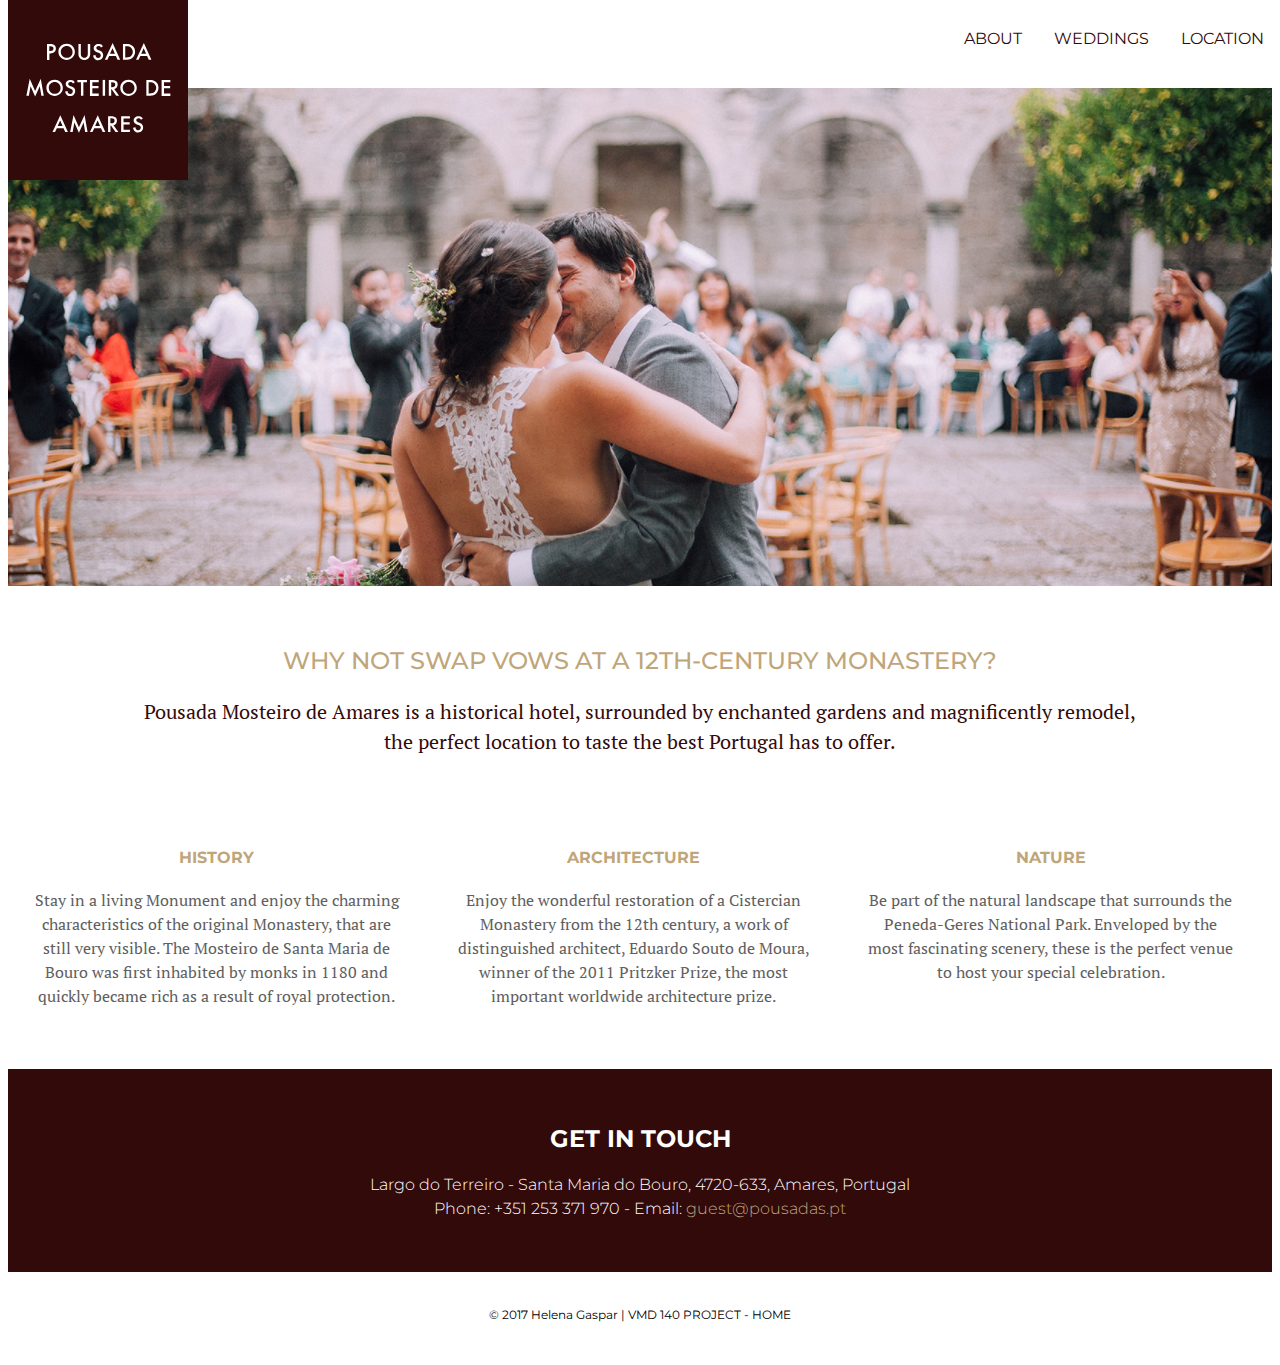
<file: Home/index.html>
<!DOCTYPE html>
<html lang="en">
<html>
<head>
  <meta charset="UTF-8">    
  <title>Pousada Mosteiro de Amares</title>
  <link href="https://fonts.googleapis.com/css?family=Montserrat:200,300,400,500,600|PT+Serif:400,700" rel="stylesheet">    
  
  <link rel="stylesheet" type="text/css" href="style.css">
    
</head>
<body>
     <a href="index.html"><section class="logo"></section></a>
    <nav>
        <ul>
        <li><a href="location.html">Location</a></li>
        <li><a href="weddings.html">Weddings</a></li>
        <li><a href="about.html">About</a></li>
        </ul>    
    </nav>
    
    
    <section><img class="headerimage" src="images/header.jpg"></section>
    
    
    <section class="taglinetext">
        <h3>Why not swap vows at a 12th-century monastery?</h3>
        <p>Pousada Mosteiro de Amares is a historical hotel, surrounded by enchanted gardens and magnificently remodel,<br>the perfect location to taste the best Portugal has to offer.</p>
    </section>
    
    <section class="section_tres">
        
        <div class="float">
        <h4>History</h4>
        <p>Stay in a living Monument and enjoy the charming characteristics of the original  Monastery, that are still very visible. The Mosteiro de Santa Maria de Bouro was first inhabited by monks in 1180 and quickly became rich as a result of royal protection. </p>
        </div>
        
        <div class="float">
        <h4>Architecture</h4>
        <p>Enjoy the wonderful restoration of a Cistercian Monastery from the 12th century, a work of distinguished architect, Eduardo Souto de Moura, winner of the 2011 Pritzker Prize, the most important worldwide architecture prize. </p>
        </div>
        
        <div class="float">
        <h4>Nature</h4>
        <p>Be part of the natural landscape that surrounds the Peneda-Geres National Park. Enveloped by the most fascinating scenery, these is the perfect venue to host your special celebration.</p>
        </div>
        
    </section>

    
    <section class="touch">
        <h2>GET IN TOUCH</h2>
        <p>Largo do Terreiro - Santa Maria do Bouro, 4720-633, Amares, Portugal<br>Phone: +351 253 371 970  - Email: <a href="mailto:guest@pousadas.pt?Subject=I'm getting married and would like more information" target="_blank">guest@pousadas.pt</a></p>
    </section>
    
    <footer>© 2017 Helena Gaspar | VMD 140 PROJECT - HOME </footer>
    
</body>
</html>
</file>
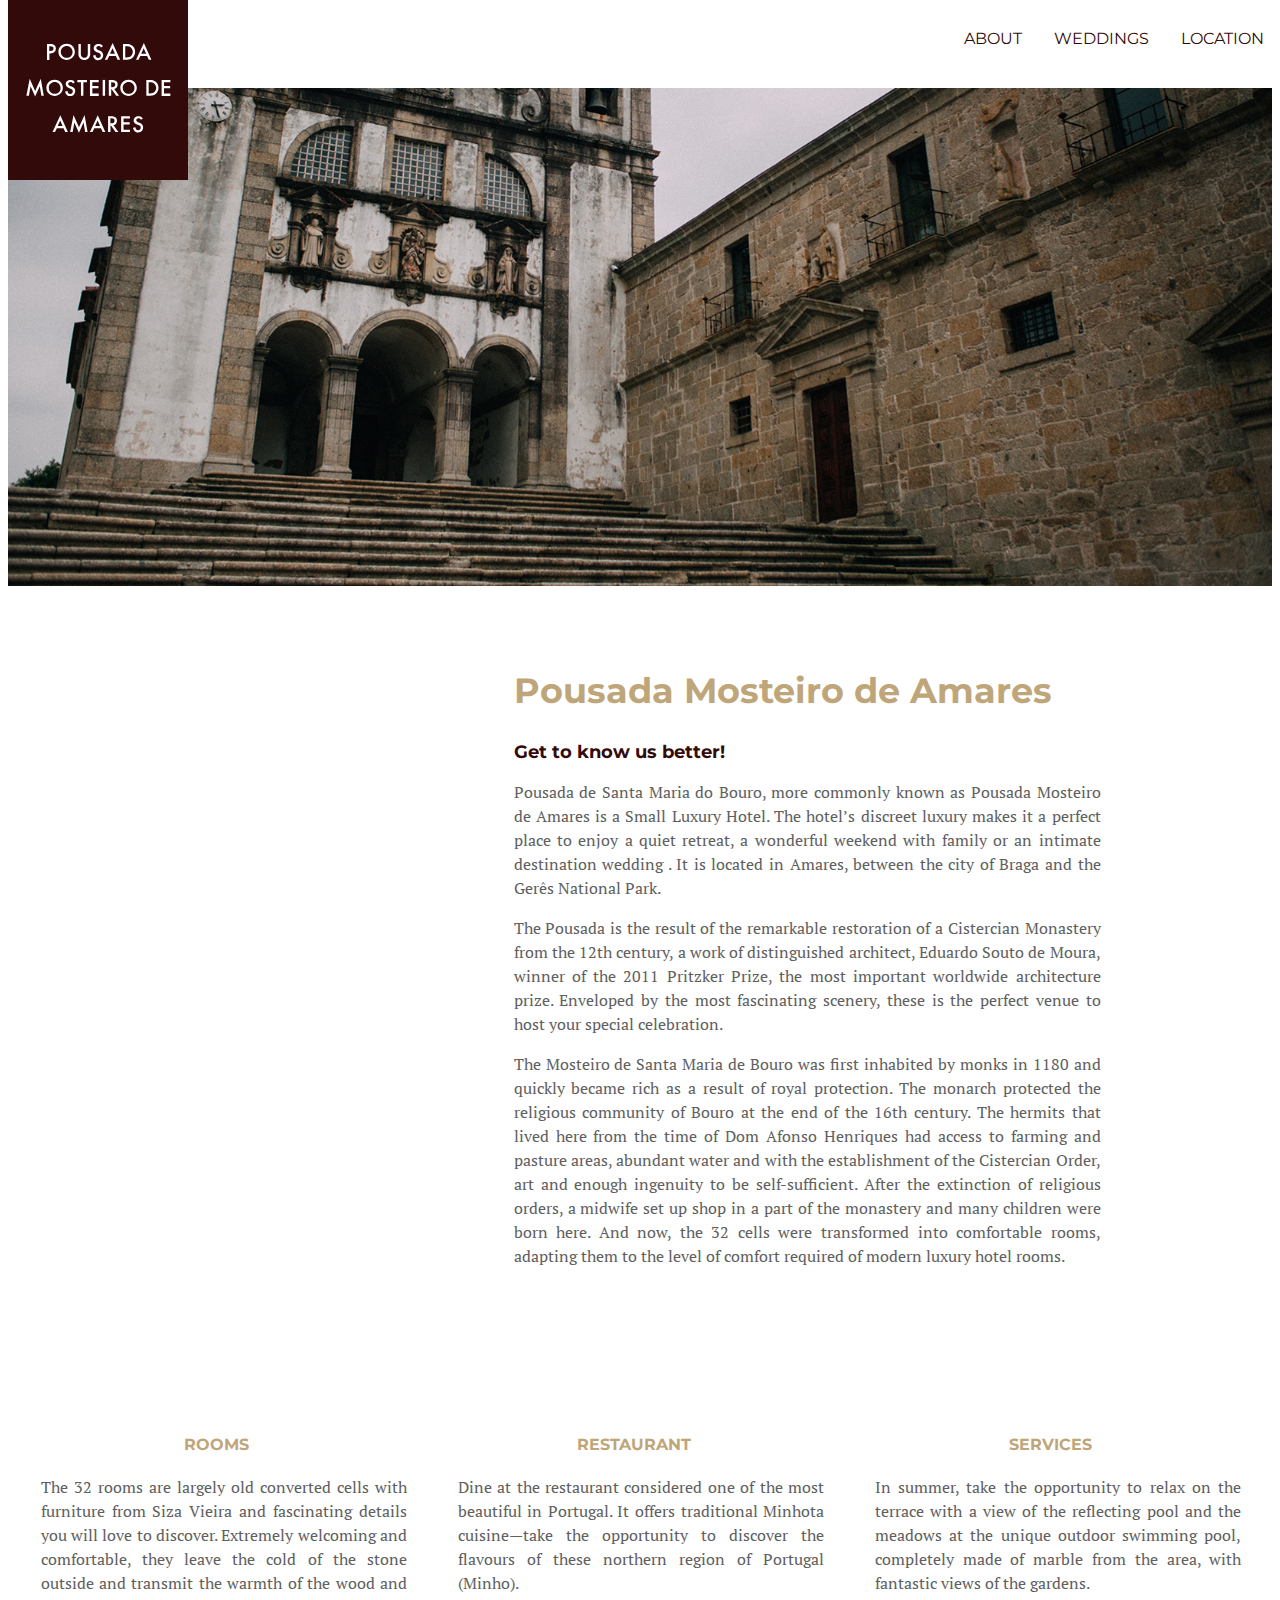
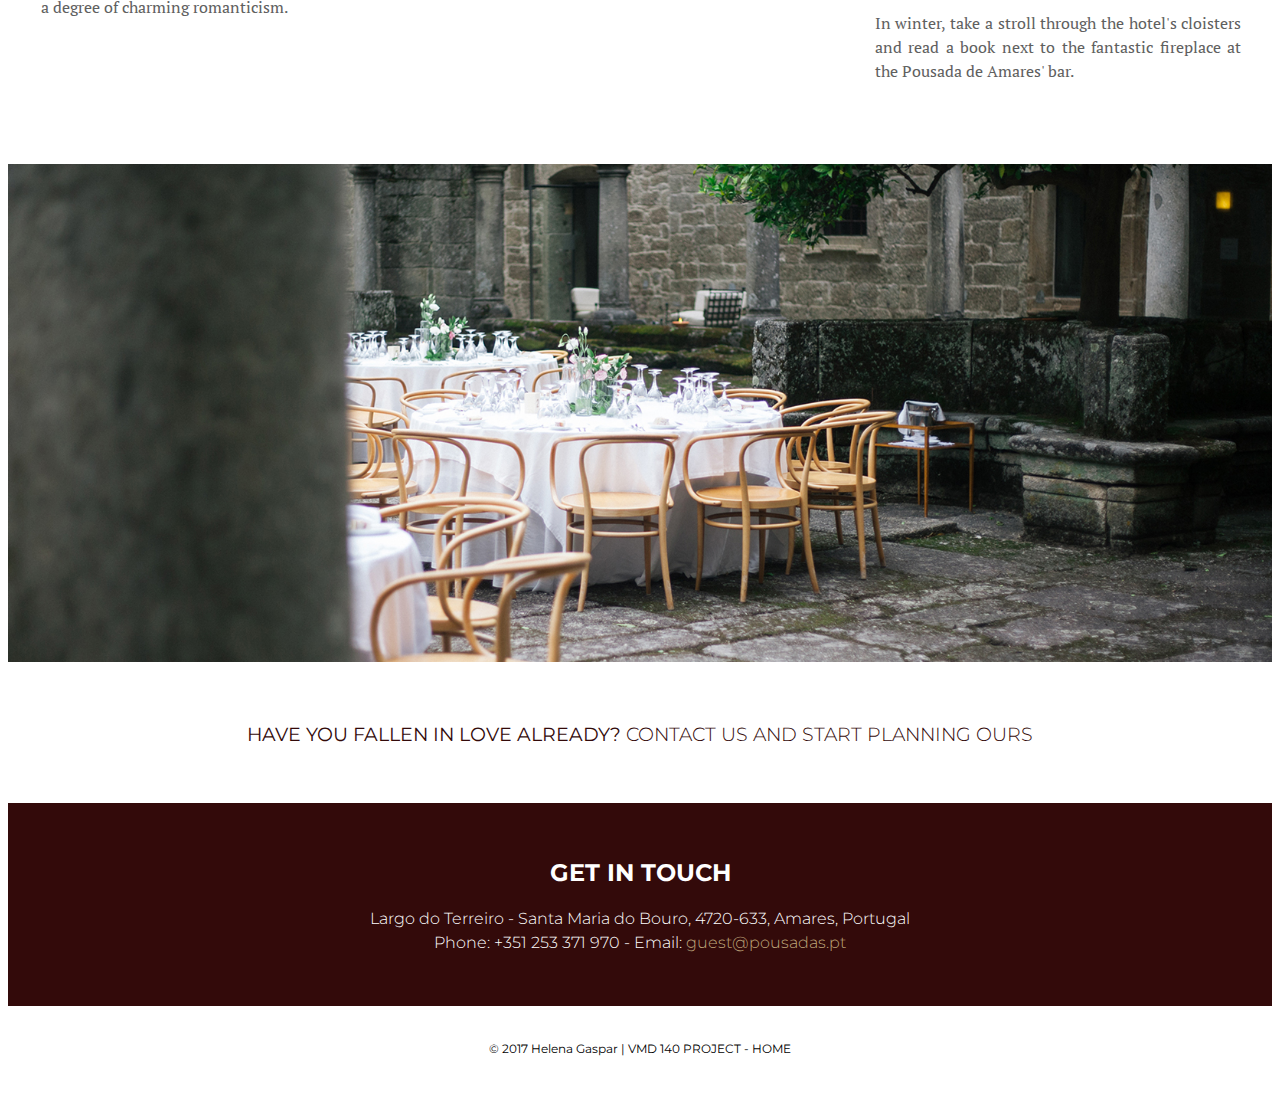
<file: Home/about.html>
<!DOCTYPE html>
<html lang="en">
<html>
<head>
  <meta charset="UTF-8">    
  <title>Pousada Mosteiro de Amares</title>
  <link href="https://fonts.googleapis.com/css?family=Montserrat:200,300,400,500,600|PT+Serif:400,700" rel="stylesheet">    
  
  <link rel="stylesheet" type="text/css" href="style.css">
    
</head>
<body>
     <a href="index.html"><section class="logo"></section></a>
    <nav>
        <ul>
        <li><a href="location.html">Location</a></li>
        <li><a href="weddings.html">Weddings</a></li>
        <li><a href="about.html">About</a></li>
        </ul>    
    </nav>
    
    
    <section><img class="headerimage" src="images/about.jpg"></section>
    
    
    <section class="about">
        <h2>Pousada Mosteiro de Amares</h2>
        <h3>Get to know us better!</h3>
        <p>Pousada de Santa Maria do Bouro, more commonly known as Pousada Mosteiro de Amares is a Small Luxury Hotel. The hotel’s discreet luxury makes it a perfect place to enjoy a quiet retreat, a wonderful weekend with family or an intimate destination wedding . It is located in Amares, between the city of Braga and the Gerês National Park.</p> 
        
        <p>The Pousada is the result of the remarkable  restoration of a Cistercian Monastery from the 12th century, a work of distinguished architect, Eduardo Souto de Moura, winner of the 2011 Pritzker Prize, the most important worldwide architecture prize. Enveloped by the most fascinating scenery, these is the perfect venue to host your special celebration.</p>
        
        <p>The Mosteiro de Santa Maria de Bouro was first inhabited by monks in 1180 and quickly became rich as a result of royal protection. The monarch protected the religious community of Bouro at the end of the 16th century.  The hermits that lived here from the time of Dom Afonso Henriques had access to farming and pasture areas, abundant water and with the establishment of the Cistercian Order, art and enough ingenuity to be self-sufficient. After the extinction of religious orders, a midwife set up shop in a part of the monastery and many children were born here. And now,  the 32 cells were transformed into comfortable rooms, adapting them to the level of comfort required of modern luxury hotel rooms. </p>
    </section>
    
    
    
    <section class="sections">
        
        <div class="float_sec">
        <h4>ROOMS</h4>
        <p>The 32 rooms are largely old converted cells with furniture from Siza Vieira and fascinating details you will love to discover. Extremely welcoming and comfortable, they leave the cold of the stone outside and transmit the warmth of the wood and a degree of charming romanticism.</p>
        </div>
        
        <div class="float_sec">
        <h4>RESTAURANT</h4>
        <p>Dine at the restaurant considered one of the most beautiful in Portugal. It offers traditional Minhota cuisine—take the opportunity to discover the flavours of these northern region of Portugal (Minho).</p>
        </div>
        
        <div class="float_sec">
        <h4>SERVICES</h4>
        <p>In summer, take the opportunity to relax on the terrace with a view of the reflecting pool and the meadows at the unique outdoor swimming pool, completely made of marble from the area, with fantastic views of the gardens.

            </p><p>In winter, take a stroll through the hotel's cloisters and read a book next to the fantastic fireplace at the Pousada de Amares' bar.</p>
        </div>
        
    </section>

    <section><img class="wedimage" src="images/about1.jpg"></section>
    <section class="inlove">
        <p><strong>HAVE YOU FALLEN IN LOVE ALREADY?</strong> CONTACT US AND START PLANNING OURS</p>
    </section>
    
    <section class="touch">
        <h2>GET IN TOUCH</h2>
        <p>Largo do Terreiro - Santa Maria do Bouro, 4720-633, Amares, Portugal<br>Phone: +351 253 371 970  - Email: <a href="mailto:guest@pousadas.pt?Subject=I'm getting married and would like more information" target="_blank">guest@pousadas.pt</a></p>
    </section>
    
    <footer>© 2017 Helena Gaspar | VMD 140 PROJECT - HOME </footer>
    
</body>
</html>
</file>
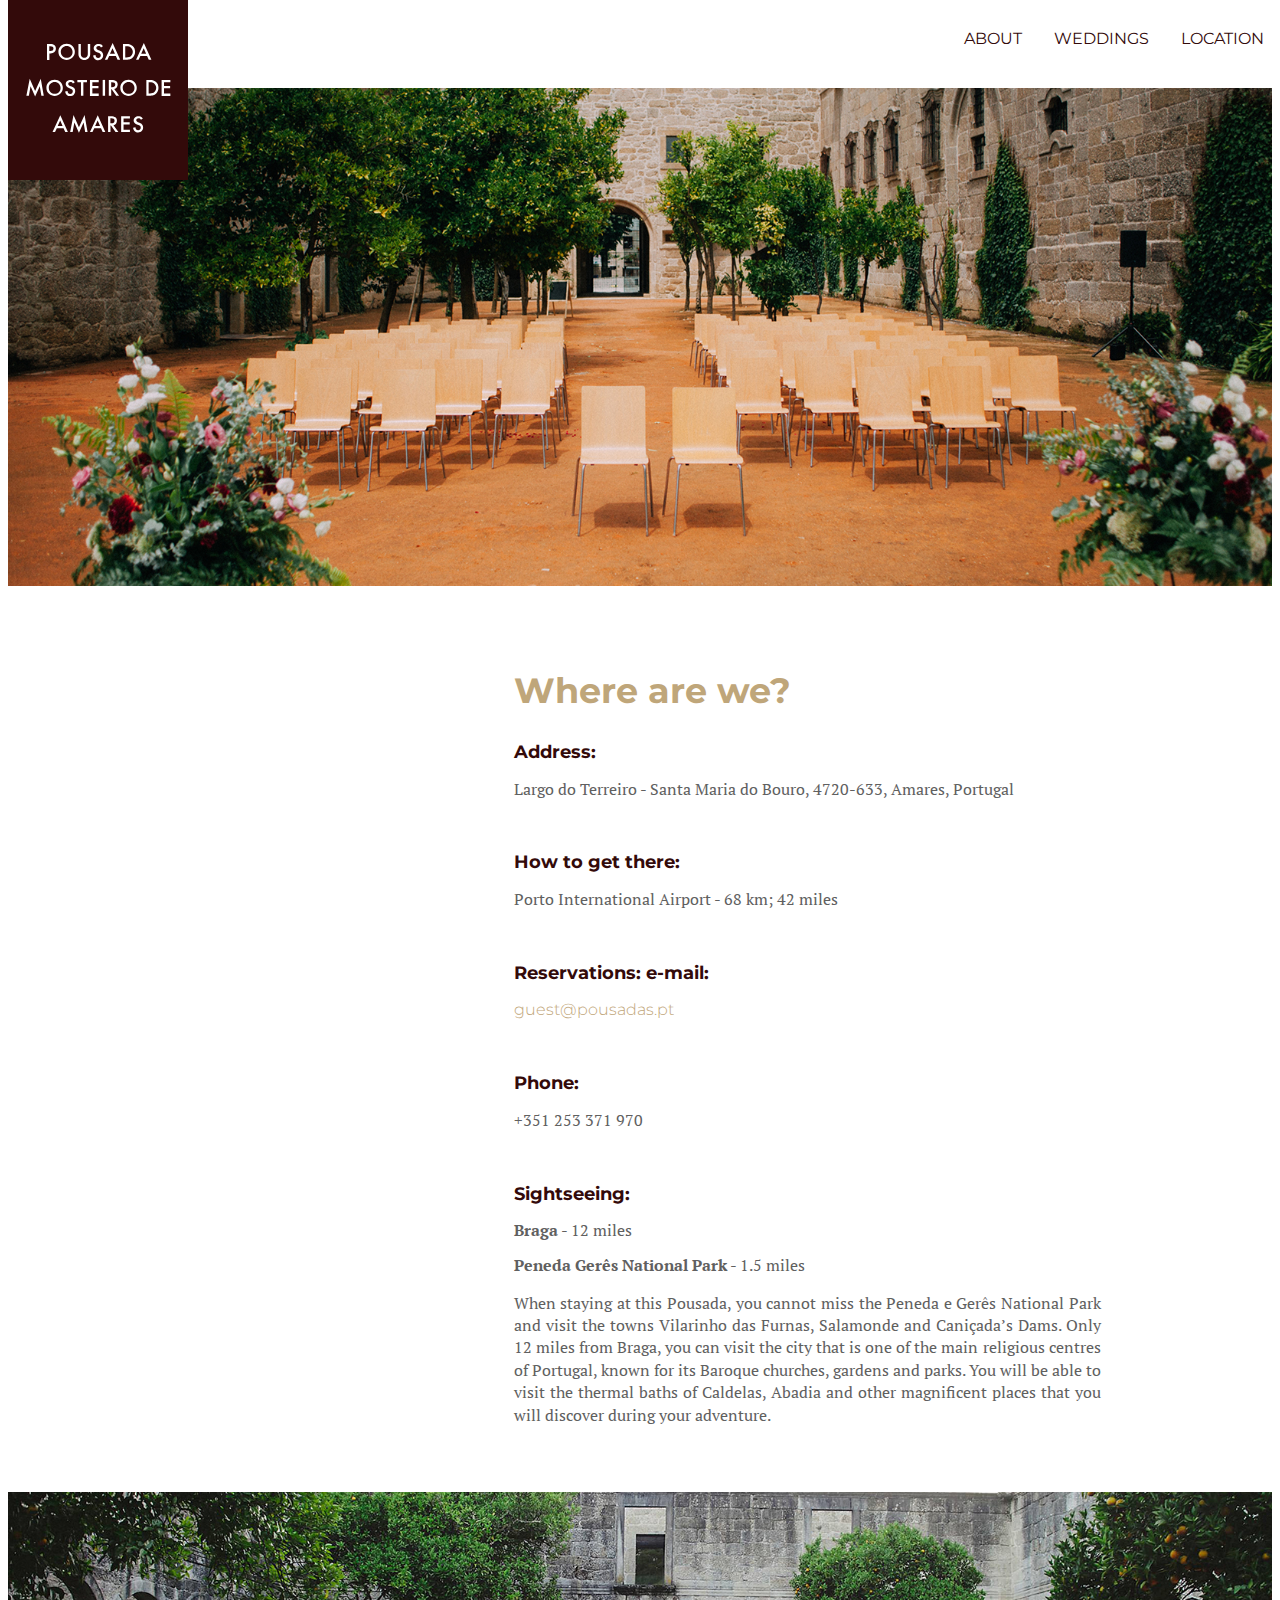
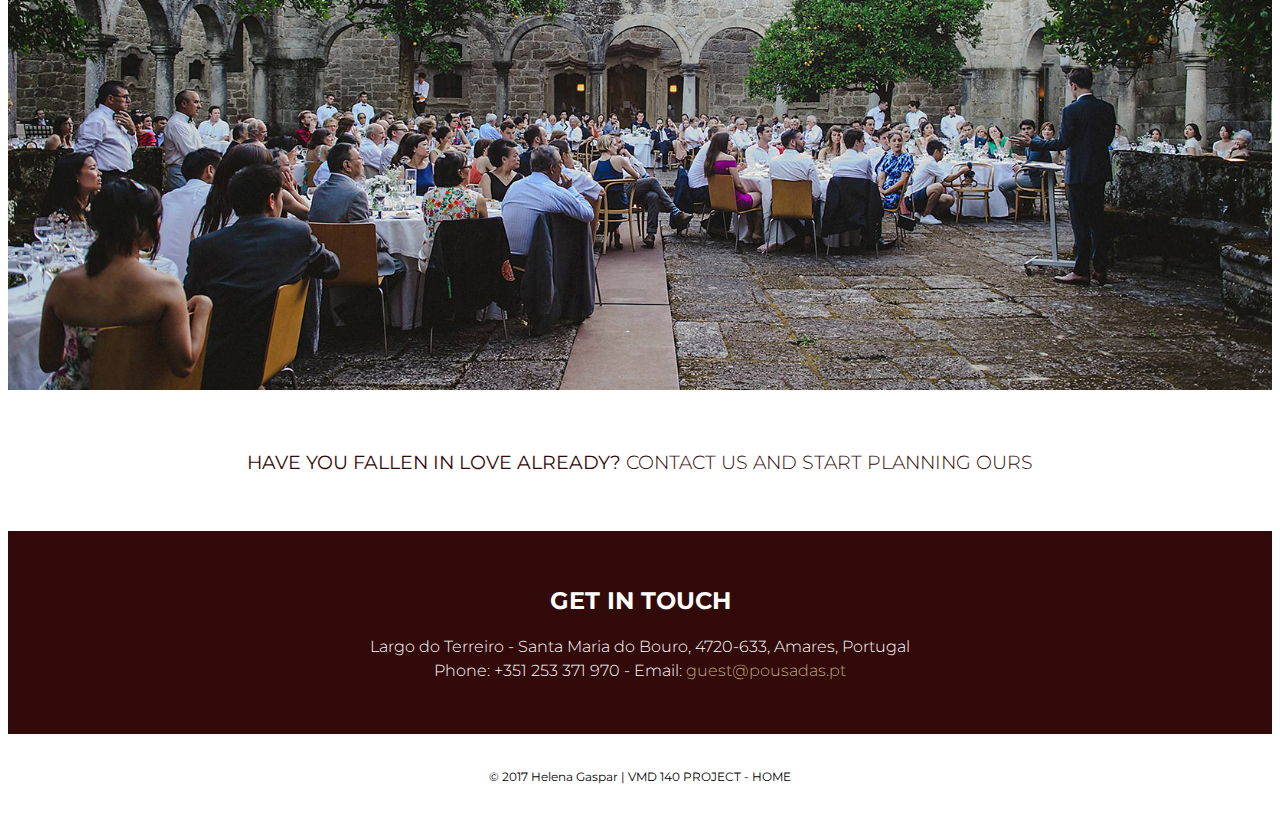
<file: Home/location.html>
<!DOCTYPE html>
<html lang="en">
<html>
<head>
  <meta charset="UTF-8">    
  <title>Pousada Mosteiro de Amares</title>
  <link href="https://fonts.googleapis.com/css?family=Montserrat:200,300,400,500,600|PT+Serif:400,700" rel="stylesheet">    
  
  <link rel="stylesheet" type="text/css" href="style.css">
    
</head>
<body>
     <a href="index.html"><section class="logo"></section></a>
    <nav>
        <ul>
        <li><a href="location.html">Location</a></li>
        <li><a href="weddings.html">Weddings</a></li>
        <li><a href="about.html">About</a></li>
        </ul>    
    </nav>
    
    
    <section><img class="headerimage" src="images/location.jpg"></section>
    
    
    <section class="list">
        <h2>Where are we?</h2>
        <h3>Address:</h3>
        <p>Largo do Terreiro - Santa Maria do Bouro, 4720-633, Amares, Portugal</p>
        <br>
      
        <h3>How to get there:</h3>
        <p><stong>Porto International Airport </stong>- 68 km; 42 miles</p>
        <br>
        
        <h3>Reservations: e-mail:</h3>
        <p><a href="mailto:guest@pousadas.pt?Subject=I'm getting married and would like more information" target="_blank">guest@pousadas.pt</a></p>
        <br>
        
        <h3>Phone:</h3>
        <p>+351 253 371 970</p>
        <br>
        
        <h3>Sightseeing:</h3>
        <p><strong>Braga</strong> - 12 miles</p>
        <p><strong>Peneda Gerês National Park</strong> - 1.5 miles</p>
         

<p id="more">When staying at this Pousada, you cannot miss the Peneda e Gerês National Park and visit the towns  Vilarinho das Furnas, Salamonde and Caniçada’s  Dams. Only 12 miles from Braga, you can visit the city that is one of the main religious centres of Portugal, known for its Baroque churches, gardens and parks. You will be able to visit the thermal baths of Caldelas, Abadia and other magnificent places that you will discover during your adventure.
</p>
    </section>
    

    <section><img class="wedimage" src="images/location2.jpg"></section>
    <section class="inlove">
        <p><strong>HAVE YOU FALLEN IN LOVE ALREADY?</strong> CONTACT US AND START PLANNING OURS</p>
    </section>
    
    <section class="touch">
        <h2>GET IN TOUCH</h2>
        <p>Largo do Terreiro - Santa Maria do Bouro, 4720-633, Amares, Portugal<br>Phone: +351 253 371 970  - Email: <a href="mailto:guest@pousadas.pt?Subject=I'm getting married and would like more information" target="_blank">guest@pousadas.pt</a></p>
    </section>
    
    <footer>© 2017 Helena Gaspar | VMD 140 PROJECT - HOME </footer>
    
</body>
</html>
</file>
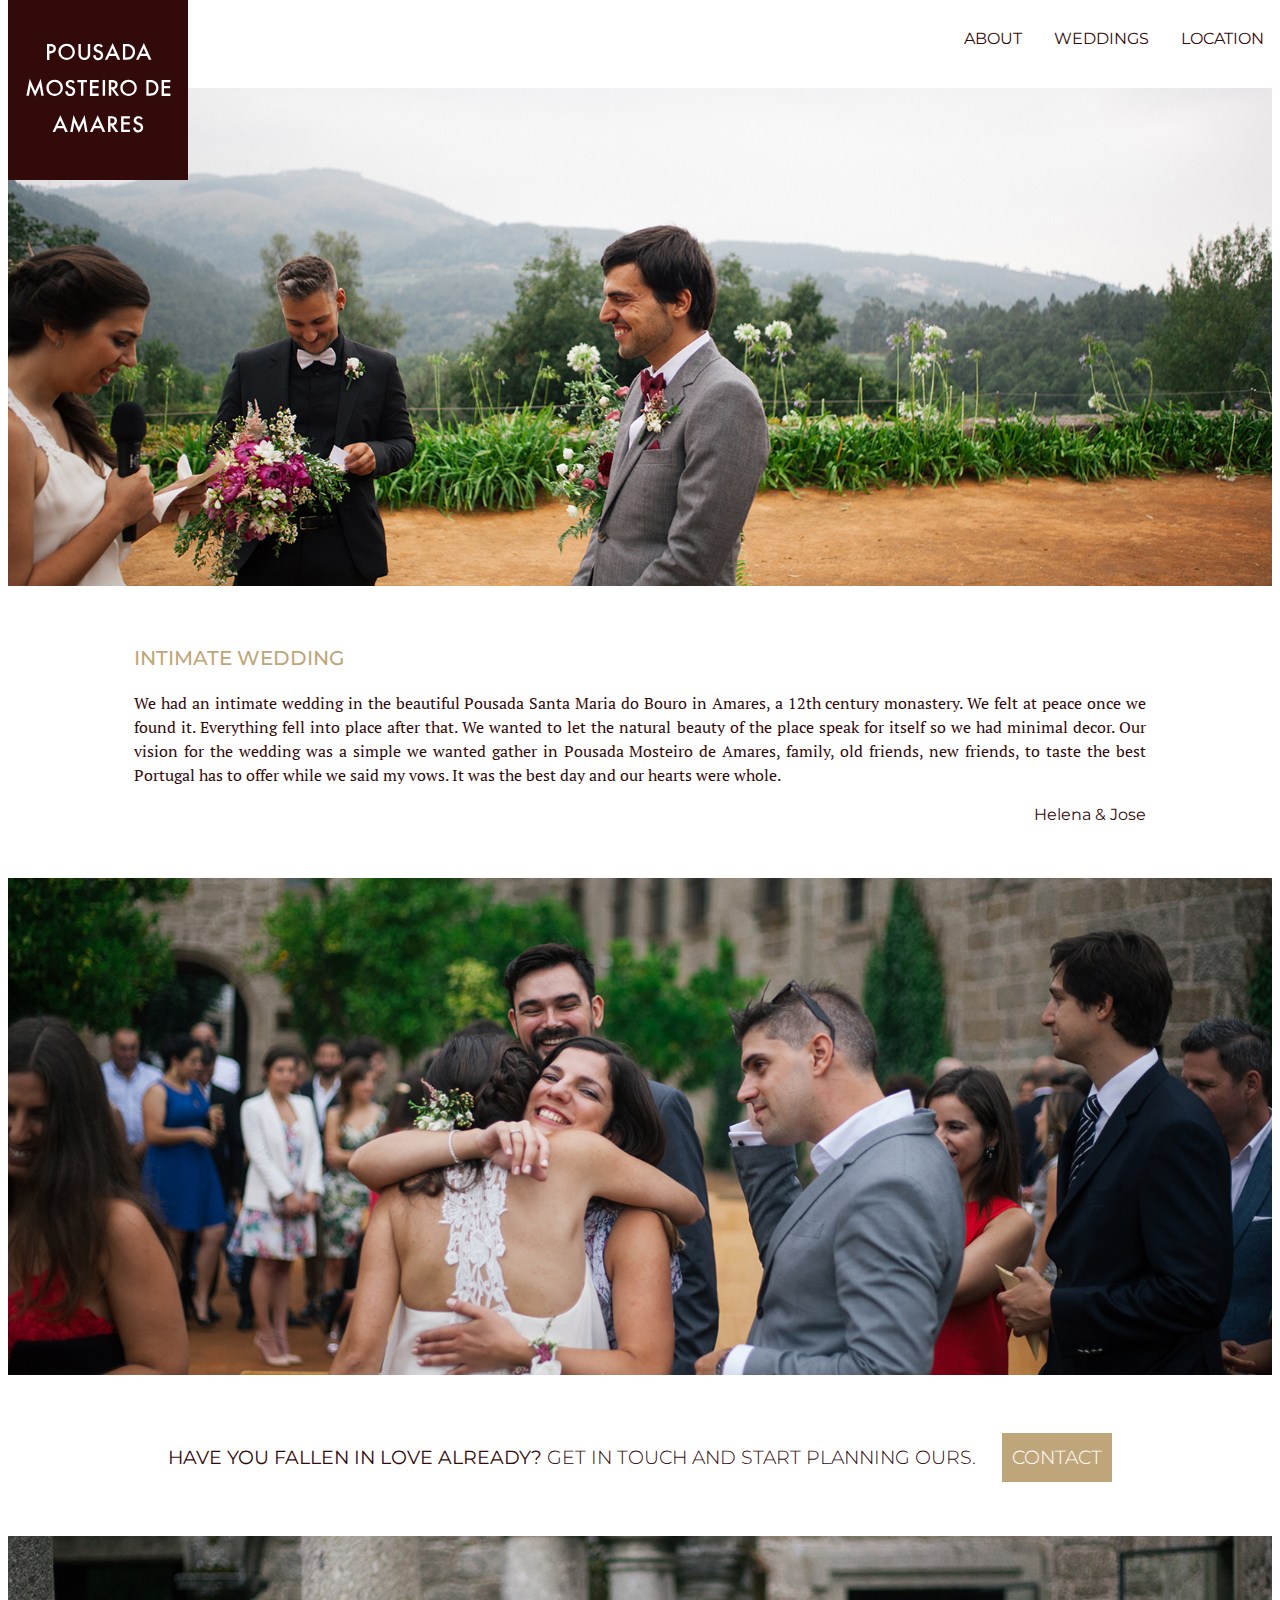
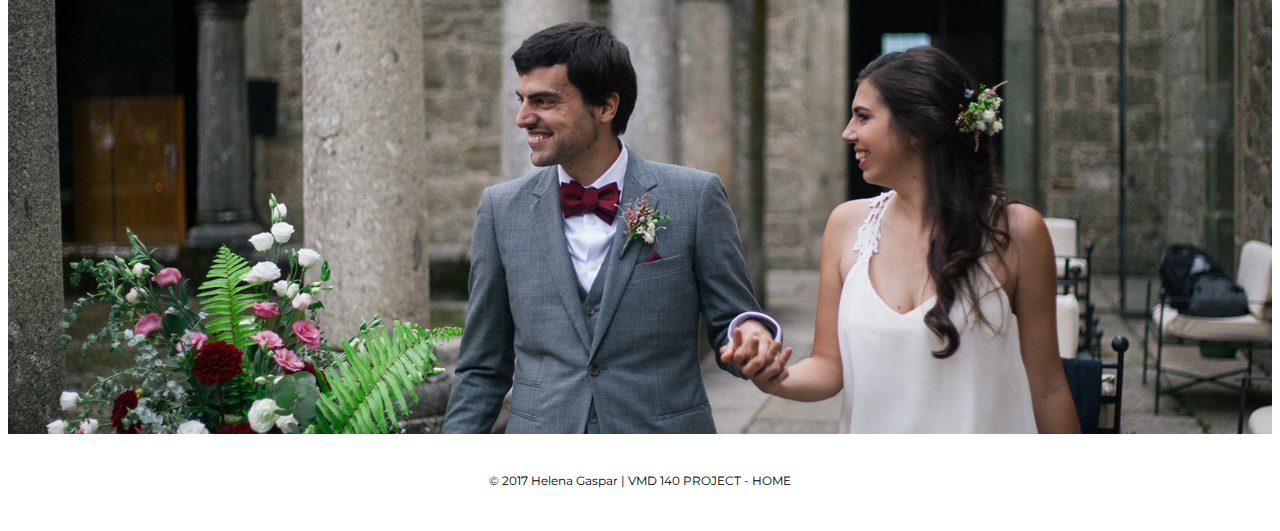
<file: Home/RealWedding.html>
<!DOCTYPE html>
<html lang="en">
<html>
<head>
  <meta charset="UTF-8">    
  <title>Pousada Mosteiro de Amares</title>
  <link href="https://fonts.googleapis.com/css?family=Montserrat:200,300,400,500,600|PT+Serif:400,700" rel="stylesheet">    
  
  <link rel="stylesheet" type="text/css" href="style.css">
    
</head>
<body>
     <a href="index.html"><section class="logo"></section></a>
    <nav>
        <ul>
        <li>
            <li><a href="location.html">Location</a></li>
        <li><a href="weddings.html">Weddings</a></li>
        <li><a href="about.html">About</a></li>
               
        
        </ul>    
    </nav>
    
    
    <section><img class="headerimage" src="images/coupleA1.jpg"></section>
    
    
    <section class="testemonial">
        <h3>intimate wedding</h3>
        <p>We had an intimate wedding in the beautiful Pousada Santa Maria do Bouro in Amares, a 12th century monastery. We felt at peace once we found it. Everything fell into place after that. We wanted to let the natural beauty of the place speak for itself so we had minimal decor. Our vision for the wedding was a simple we wanted gather in Pousada Mosteiro de Amares, family, old friends, new friends, to taste the best Portugal has to offer while we said my vows. It was the best day and our hearts were whole.</p>
        <p id="couple">Helena & Jose</p>
    </section>
    <section><img class="wedimage" src="images/coupleA2.jpg"></section> 
    
    <section class="inlove">
        <p><strong>HAVE YOU FALLEN IN LOVE ALREADY?</strong> GET IN TOUCH AND START PLANNING OURS.<a href="location.html" class="button">CONTACT</a></p>
    </section>
    <section><img class="wedimage" src="images/coupleA4.jpg"></section>

    
    <footer id="negative">© 2017 Helena Gaspar | VMD 140 PROJECT - HOME </footer>
    
</body>
</html>
</file>
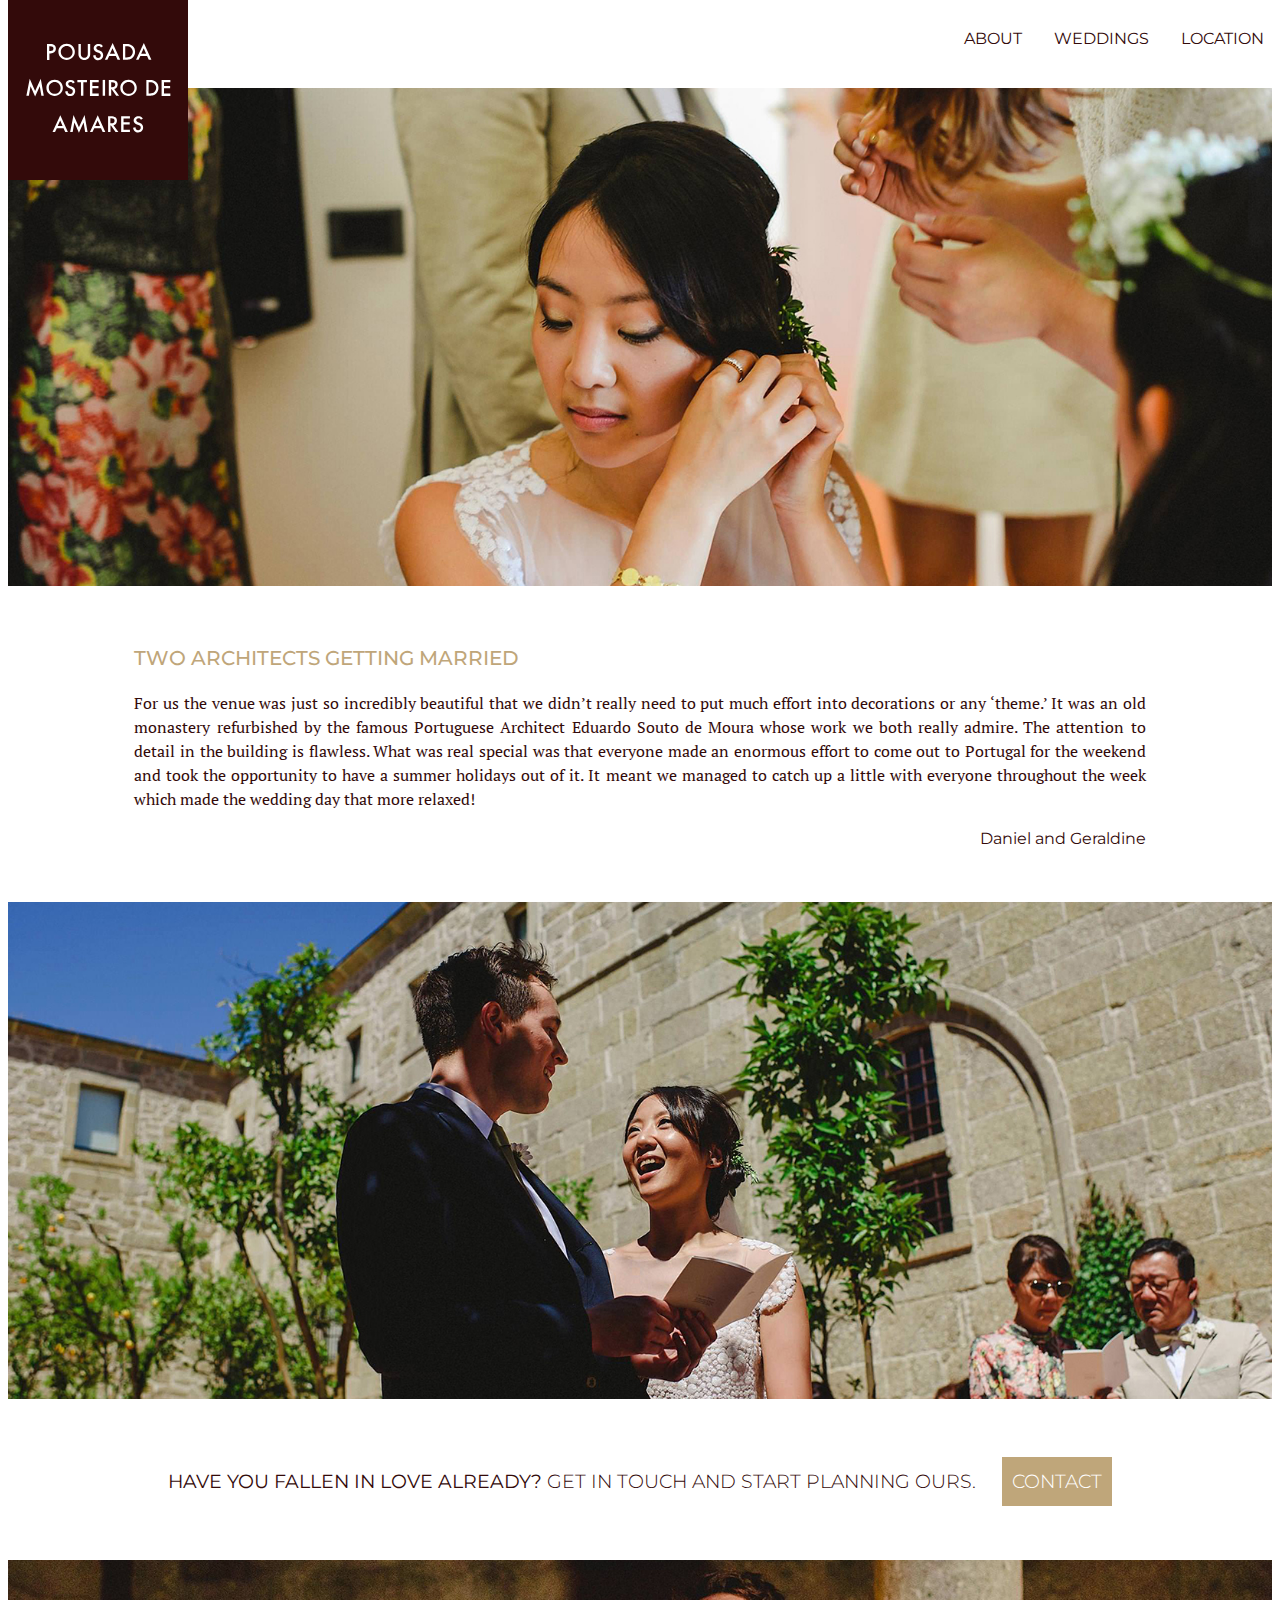
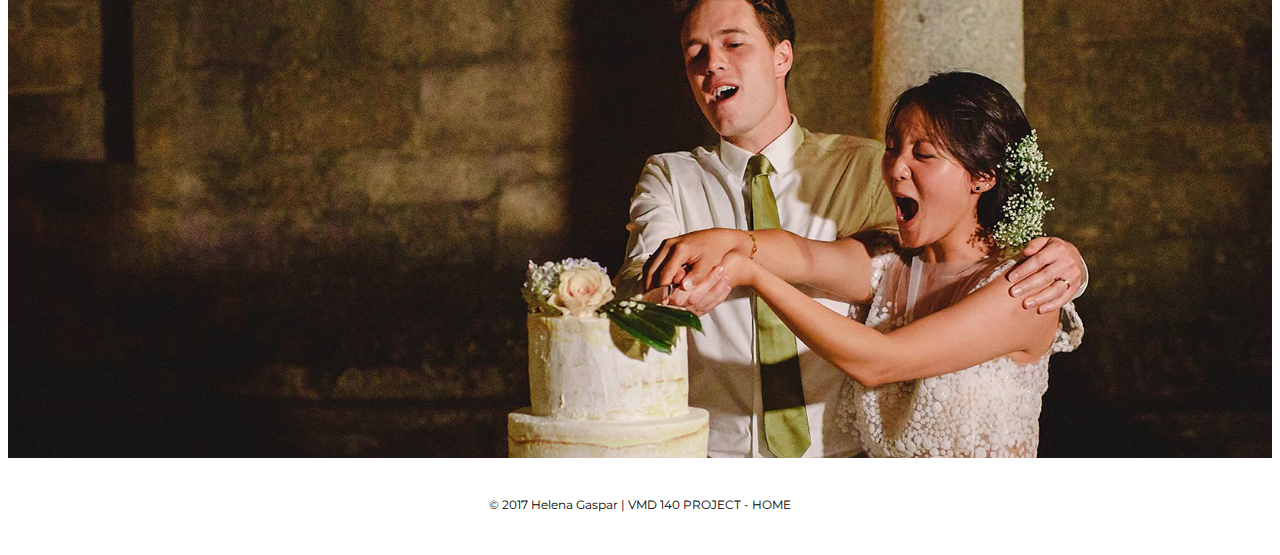
<file: Home/RealWeddings1.html>
<!DOCTYPE html>
<html lang="en">
<html>
<head>
  <meta charset="UTF-8">    
  <title>Pousada Mosteiro de Amares</title>
  <link href="https://fonts.googleapis.com/css?family=Montserrat:200,300,400,500,600|PT+Serif:400,700" rel="stylesheet">    
  
  <link rel="stylesheet" type="text/css" href="style.css">
    
</head>
<body>
     <a href="index.html"><section class="logo"></section></a>
    <nav>
        <ul>
        <li>
            <li><a href="location.html">Location</a></li>
        <li><a href="weddings.html">Weddings</a></li>
        <li><a href="about.html">About</a></li>
               
        
        </ul>    
    </nav>
    
    
    <section><img class="headerimage" src="images/coupleB1.jpg"></section>
    
    
    <section class="testemonial">
        <h3>two architects getting married</h3>
        <p>For us the venue was just so incredibly beautiful that we didn’t really need to put much effort into decorations or any ‘theme.’ It was an old monastery refurbished by the famous Portuguese Architect Eduardo Souto de Moura whose work we both really admire. The attention to detail in the building is flawless. What was real special was that everyone made an enormous effort to come out to Portugal for the weekend and took the opportunity to have a summer holidays out of it. It meant we managed to catch up a little with everyone throughout the week which made the wedding day that more relaxed!</p>
        <p id="couple">Daniel and Geraldine</p>
    </section>
    <section><img class="wedimage" src="images/coupleB2.jpg"></section> 
    
    <section class="inlove">
        <p><strong>HAVE YOU FALLEN IN LOVE ALREADY?</strong> GET IN TOUCH AND START PLANNING OURS.<a href="location.html" class="button">CONTACT</a></p>
    </section>
    <section><img class="wedimage" src="images/coupleB3.jpg"></section>

    
    <footer id="negative">© 2017 Helena Gaspar | VMD 140 PROJECT - HOME </footer>
    
</body>
</html>
</file>
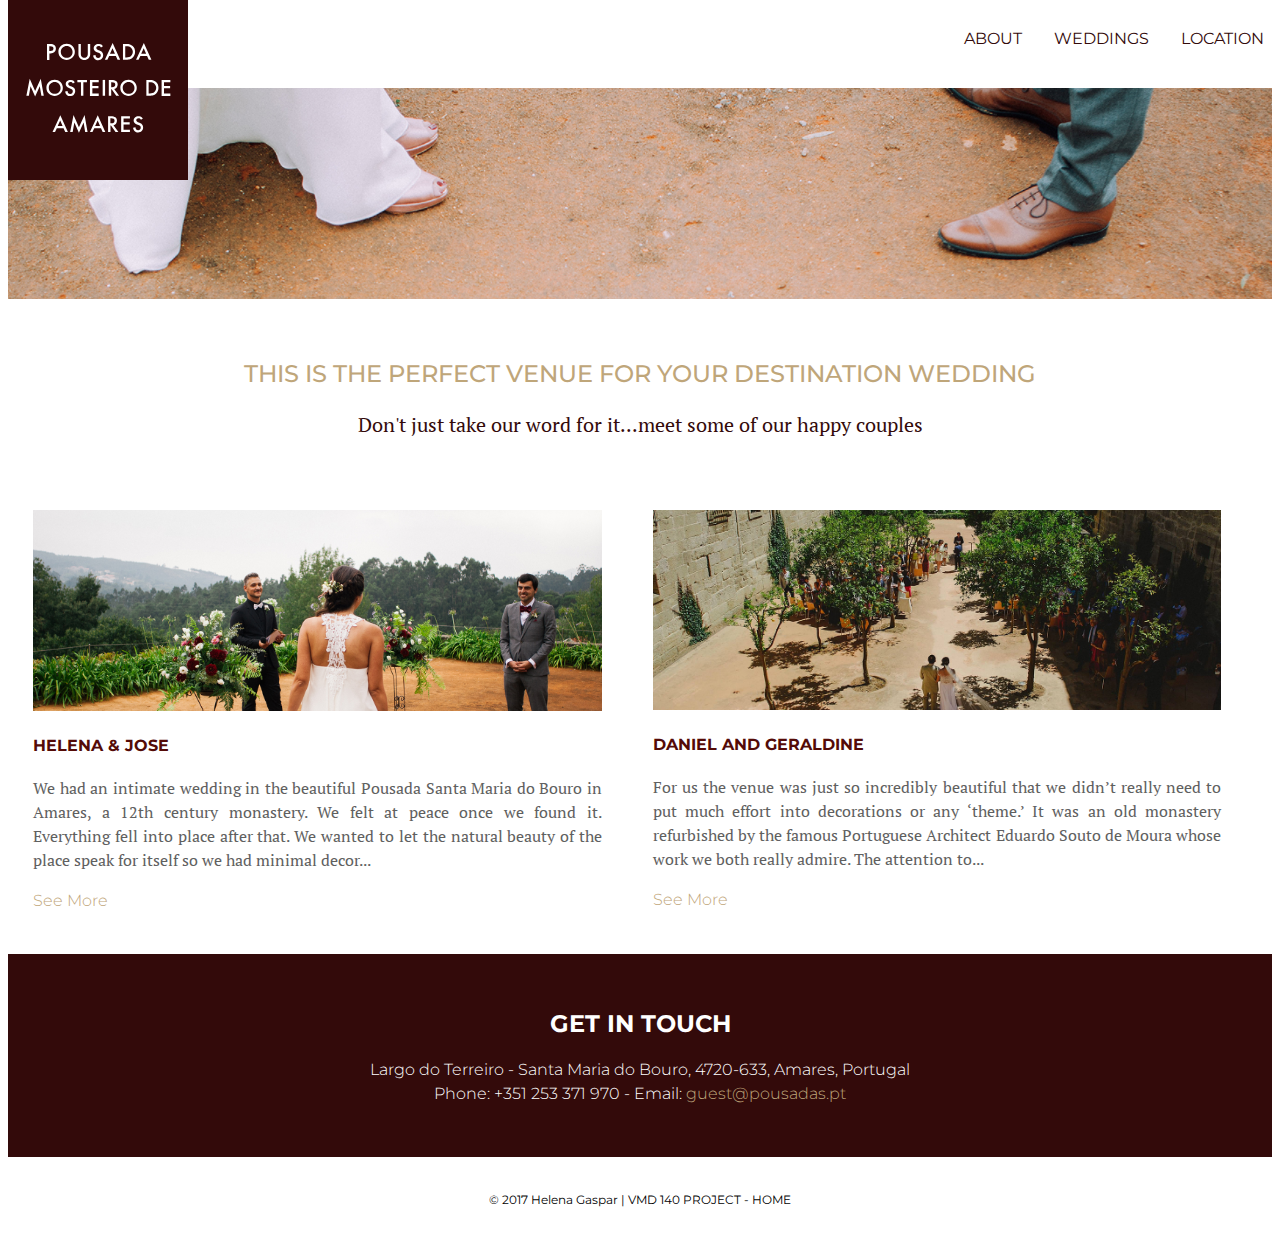
<file: Home/weddings.html>
<!DOCTYPE html>
<html lang="en">
<html>
<head>
  <meta charset="UTF-8">    
  <title>Pousada Mosteiro de Amares</title>
  <link href="https://fonts.googleapis.com/css?family=Montserrat:200,300,400,500,600|PT+Serif:400,700" rel="stylesheet">    
  
  <link rel="stylesheet" type="text/css" href="style.css">
    
</head>
<body>
     <a href="index.html"><section class="logo"></section></a>
    <nav>
        <ul>
        <li><a href="location.html">Location</a></li>
        <li><a href="weddings.html">Weddings</a></li>
        <li><a href="about.html">About</a></li>   
        </ul>    
    </nav>
    
    
    <section><img class="headerimage" src="images/header_wedding.jpg"></section>
    
    
    <section class="taglinetext">
        <h3>This is the perfect venue for your destination wedding</h3>
        <p>Don't just take our word for it...meet some of our happy couples</p>
    </section>
    
    <section class="section_weddings">
        
        <div class="floatWeddings">
        <a href="RealWedding.html"><img class="tumb" src="images/coupleA_cover.jpg"></a>    
        <h4>Helena & Jose</h4>
        <p>We had an intimate wedding in the beautiful Pousada Santa Maria do Bouro in Amares, a 12th century monastery. We felt at peace once we found it. Everything fell into place after that. We wanted to let the natural beauty of the place speak for itself so we had minimal decor...</p>
        <p><a href="RealWedding.html">See More</a></p>
        </div>
        
        <div class="floatWeddings">
        <a href="RealWeddings1.html"><img class="tumb" src="images/coupleB_cover.jpg"></a>    
        <h4>Daniel and Geraldine</h4>
        <p>For us the venue was just so incredibly beautiful that we didn’t really need to put much effort into decorations or any ‘theme.’ It was an old monastery refurbished by the famous Portuguese Architect Eduardo Souto de Moura whose work we both really admire. The attention to...</p>
        <p><a href="RealWeddings1.html">See More</a></p>
        </div>
        
    </section>

    
    
    <section class="touch">
        <h2>GET IN TOUCH</h2>
        <p>Largo do Terreiro - Santa Maria do Bouro, 4720-633, Amares, Portugal<br>Phone: +351 253 371 970  - Email: <a href="mailto:guest@pousadas.pt?Subject=I'm getting married and would like more information" target="_blank">guest@pousadas.pt</a></p>
    </section>
    
    <footer>© 2017 Helena Gaspar | VMD 140 PROJECT - HOME </footer>
    
</body>
</html>
</file>
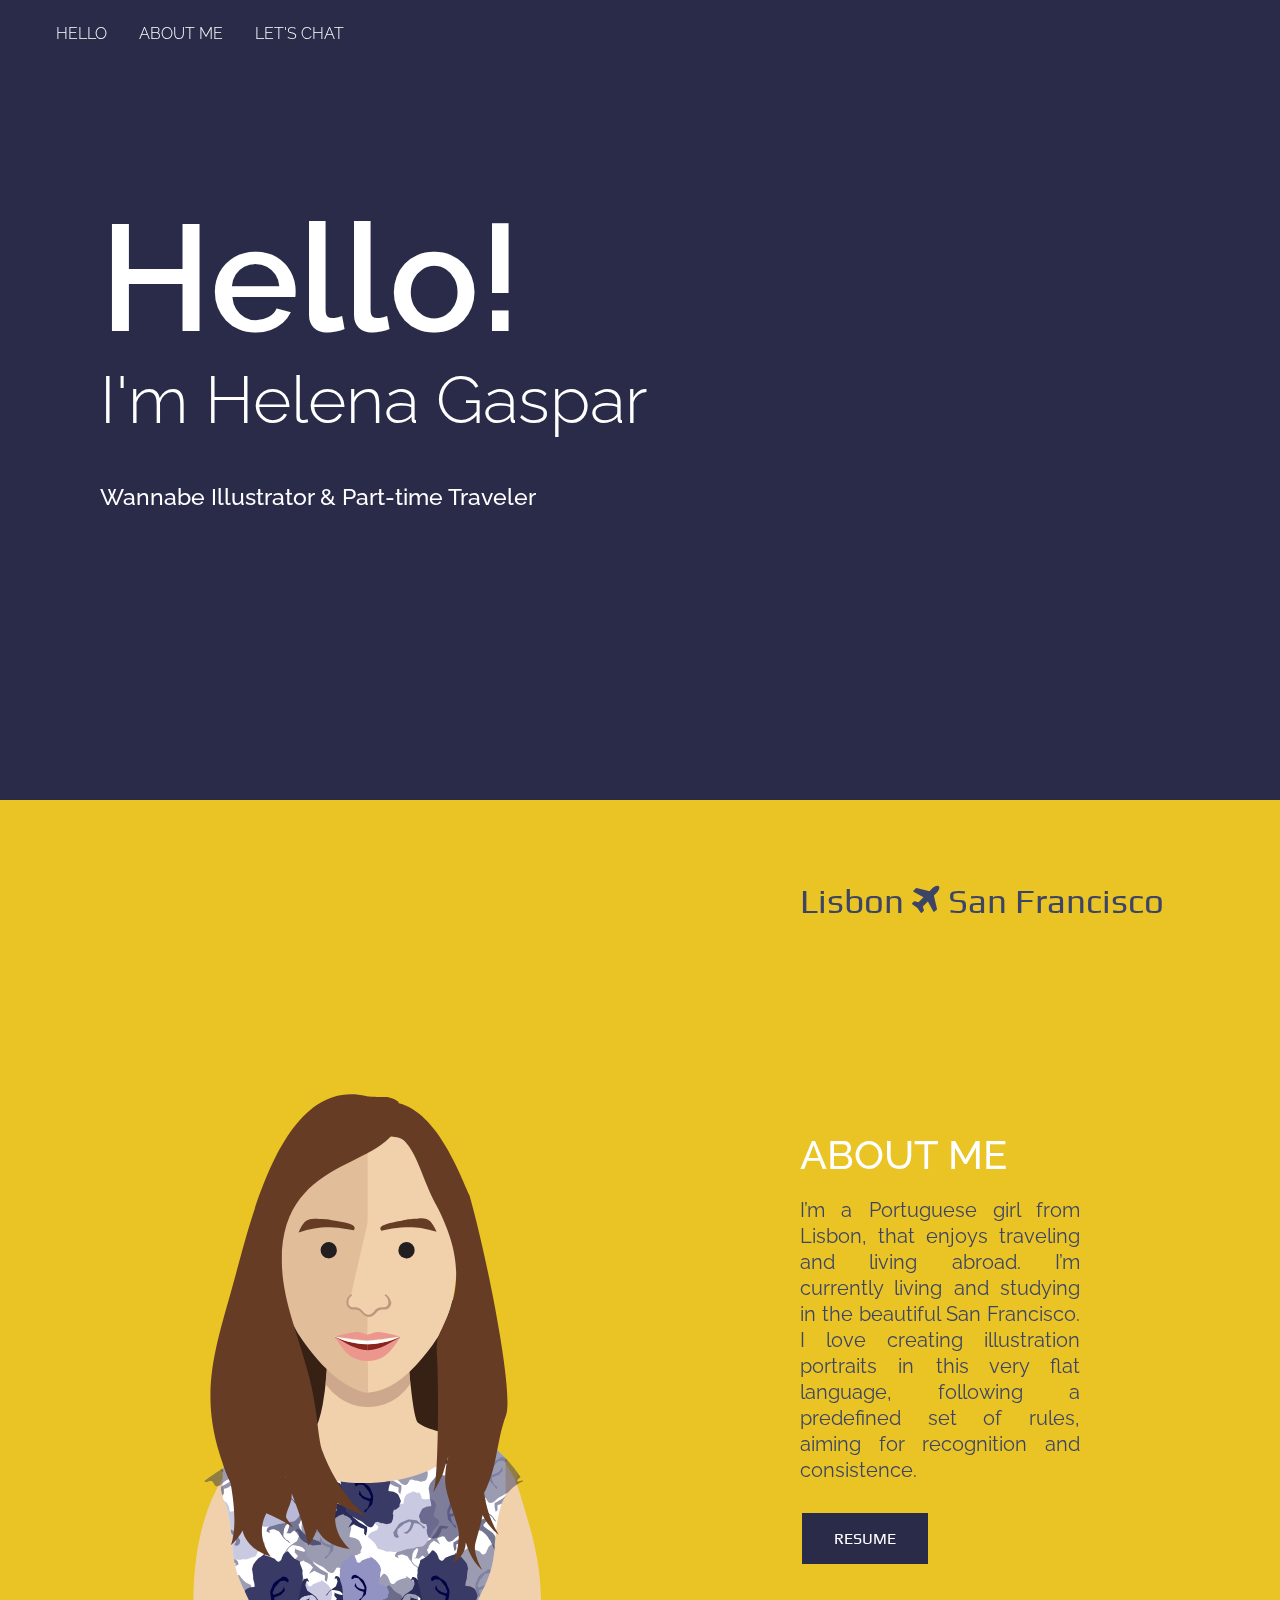
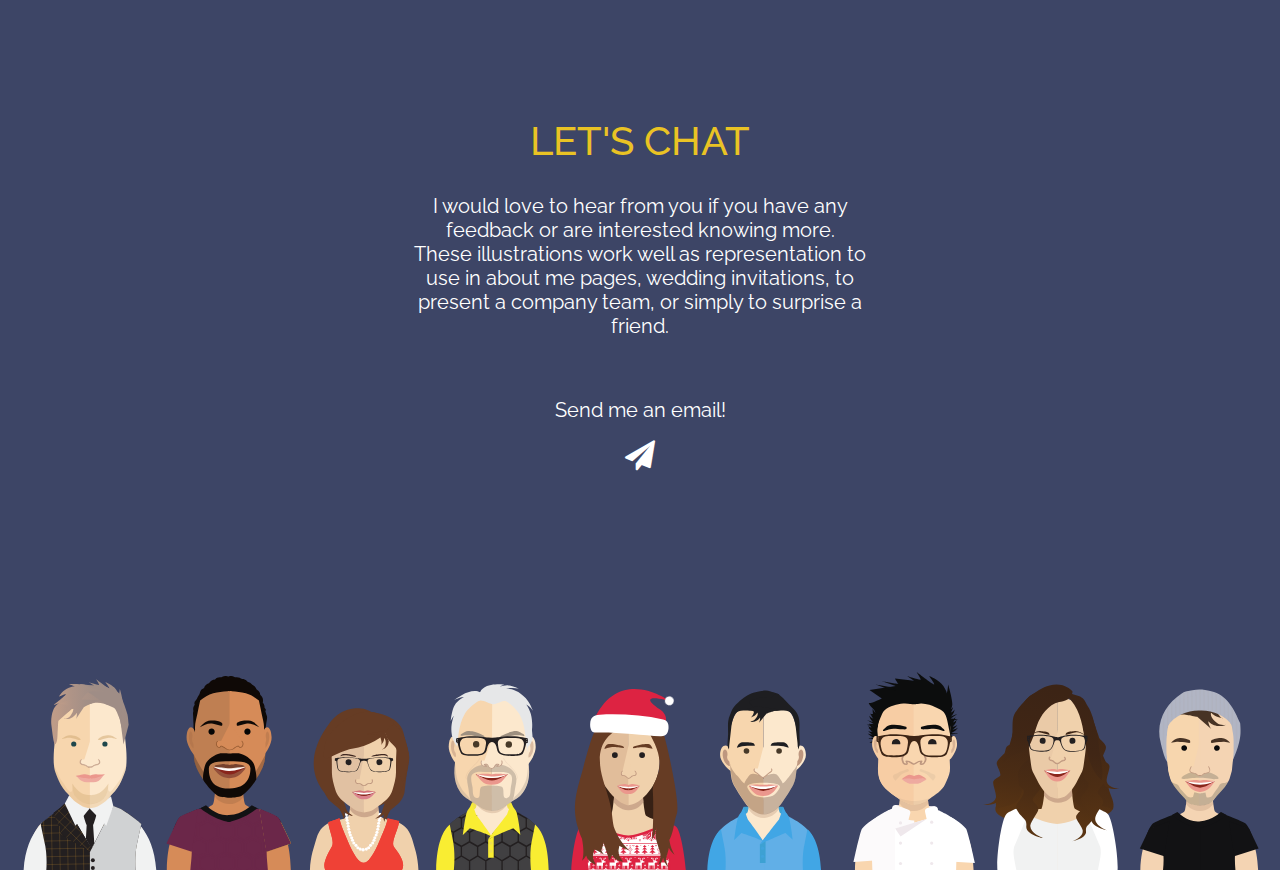
<file: Promo/HelenaGaspar.html>
<!DOCTYPE html>
<html lang="en">
<html>
<head>
  <meta charset="UTF-8">    
  <title>Helena Gaspar</title>
  <link href="https://fonts.googleapis.com/css?family=Play:400,700|Raleway:100,200,300,400,500,600,700,800,900" rel="stylesheet">
  <link rel="stylesheet" href="https://cdnjs.cloudflare.com/ajax/libs/font-awesome/4.7.0/css/font-awesome.min.css">
  <link rel="stylesheet" type="text/css" href="style.css">
    
</head>
<body>
    <nav>
    <ul>
  <li><a class="active" href="#header">HELLO</a></li>
  <li><a href="#about">ABOUT ME</a></li>
  <li><a href="#contacts">LET'S CHAT</a></li>
    </ul>
    </nav>

  <section id="header">   
  <div class="header">
      
    <h1>Hello!</h1>
      <h2>I'm Helena Gaspar</h2>
      <p>Wannabe Illustrator & Part-time Traveler</p>
  </div></section> 

    <section id="about">
    <div class="about">
        
        <h2 id="plane">Lisbon <i class="fa fa-plane"></i> San Francisco</h2>
    <h3>About Me</h3>
        <p>I’m a Portuguese girl from Lisbon, that enjoys traveling and living abroad. I’m currently living and studying in the beautiful San Francisco. I love creating illustration portraits in this very flat language, following a predefined set of rules, aiming for recognition and consistence.<br><br><a href="resume.html"><button class="button button">RESUME</button></a></p>
    
    </div>
    </section> 
   
    <section id="contacts"> 
    <div class="contacts">
    <h3>LET'S CHAT</h3>
        <p>I would love to hear from you if you have any feedback or are interested knowing more.<br>These illustrations work well as representation to use in about me pages, wedding invitations, to present a company team, or simply to surprise a friend.</p>
        
        <p id="social"><a href="mailto:helenagaspar.design.com?Subject=Hello%20again" target="_blank"><i class="fa fa-paper-plane"></i></a></p>
        
        <p>Send me an email!</p>
        
        </div>
        </section>
    
    
</body>
</html>
</file>
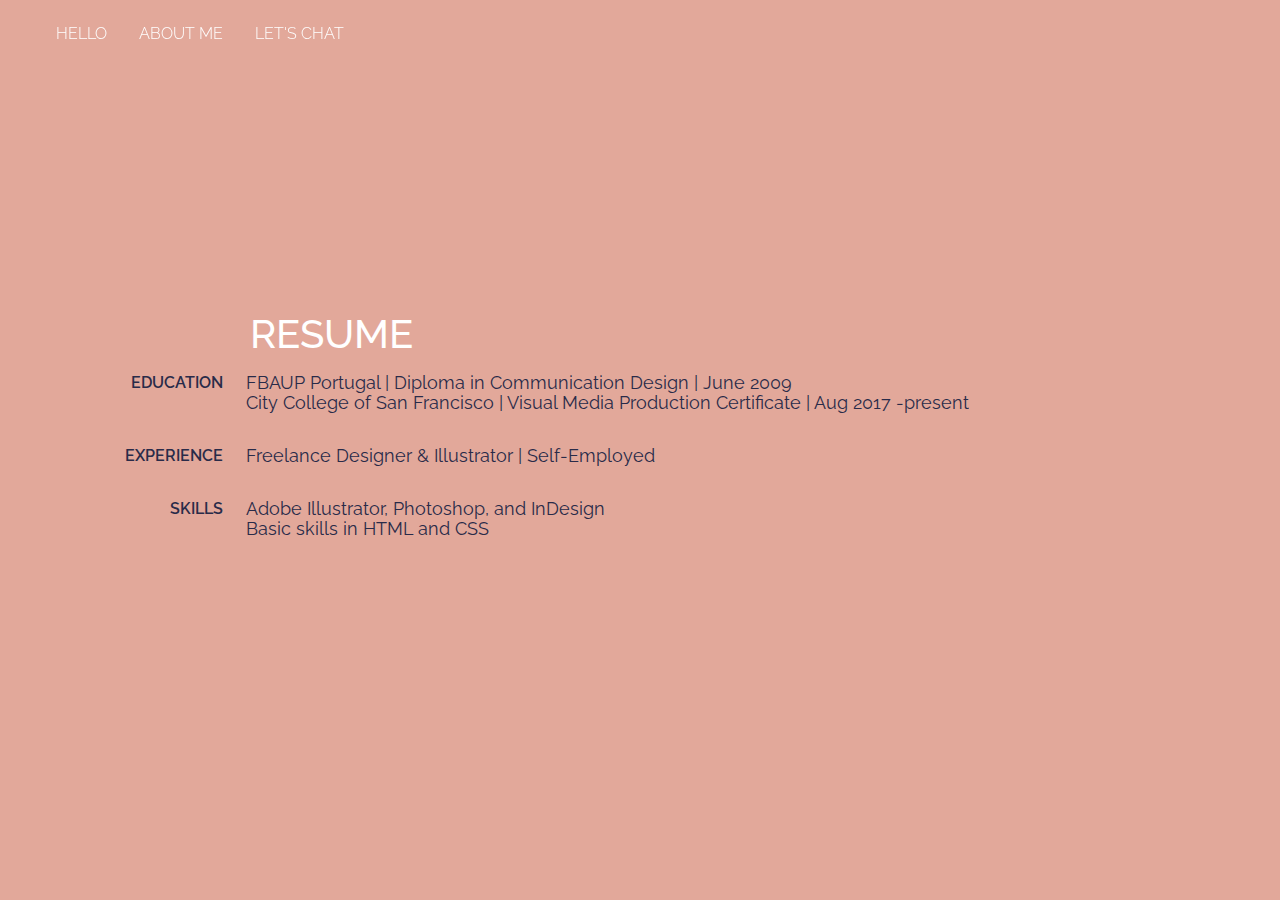
<file: Promo/resume.html>
<!DOCTYPE html>
<html lang="en">
<html>
<head>
  <meta charset="UTF-8">    
  <title>Helena Gaspar</title>
  <link href="https://fonts.googleapis.com/css?family=Play:400,700|Raleway:100,200,300,400,500,600,700,800,900" rel="stylesheet">
  <link rel="stylesheet" href="https://cdnjs.cloudflare.com/ajax/libs/font-awesome/4.7.0/css/font-awesome.min.css">
  <link rel="stylesheet" type="text/css" href="style.css">
</head>
<body>
    <nav>
    <ul>
  <li><a class="active" href="HelenaGaspar.html#hello">HELLO</a></li>
  <li><a href="HelenaGaspar.html#about">ABOUT ME</a></li>
  <li><a href="HelenaGaspar.html#contacts">LET'S CHAT</a></li>
    </ul>
    </nav>

    <section id="resume">
    <div class="resume">
    <h3>Resume</h3>
        
    <table class="cv">
            <tr>
                <td class="section" valign="top">Education</td>
                <td class="description">FBAUP Portugal | Diploma in Communication Design |  June 2009 <br>City College of San Francisco | Visual Media Production Certificate | Aug 2017 -present</td>
                
            </tr>
            
            <tr>
                <td class="section" valign="top">Experience</td>
                <td class="description">Freelance Designer & Illustrator | Self-Employed</td>
            </tr>
            
            <tr>
                <td class="section" valign="top">Skills</td>
                <td class="description">Adobe Illustrator, Photoshop, and InDesign
<br>Basic skills in HTML and CSS
                </td>
            </tr>

        </table>
    </div>
    </section>
   
</body>
</html>
</file>
<file: Home/style.css>
body {
        padding-top: 0px;
        font-family: "Montserrat" , sans-serif;
    }    



/** index **/

.logo {
        width: 20%;
        height: 20%;
        position: fixed;
        top: 0;
        left: 2;
        z-index: 25;
        background-image: url("logo.svg");
        background-repeat:no-repeat;
    }
    
    nav {
        background-color: white;
        position: fixed;
        top: 0;
        left:0;
        width: 100%;
        z-index: 10;
        text-align: center;
        padding-bottom: 1%;
        padding-top: 1%;

         }

    li {
        float: right;
        display: inline;
        text-transform: uppercase;
        font-size: 1em;
        text-align: center;
    }

    li a {
        color: #330a0a;
        padding: 14px 16px;
        text-decoration: none;
    }

    li a:hover {
        color: #e2a89a;
    }



    .headerimage {
        
        width: 100%;
        padding-top: 80px;
        max-width: 100%;
    }

    
    .taglinetext{
        text-align: center;
        padding-top: 35px;
        padding-bottom: 35px;
    }

    .taglinetext p{
        font-family: "PT Serif";
        color: #330a0a;
        font-size: 1.25em;
        line-height: 1.5em;
    }

    .taglinetext h3{
      font-family: "Montserrat", sans-serif;
      font-weight:500;
      font-size: 1.5em;
      line-height: 1em;
      color: #bfa67a;
      text-transform: uppercase;
    }

    .section_tres {
            padding-top: 15px;
            padding-bottom: 35px;
            text-align: justify;
        }

     .section_tres h4 {
                text-transform: uppercase;
                text-align: center;
            }

    p{
        font-family: "PT Serif";
        color:#606060;
        font-size: 1em;
        line-height: 1.5em;
    }


    .section_tres p {
        text-align: center;
        width: 100%;
            }

     .touch{
            text-align: center;
            color: #ffffff;
            background-color: #330a0a;
            padding-top: 35px;
            padding-bottom: 35px;
            padding-left: 2%;
            padding-right: 2%;
            clear: both;
        }

    .touch p {
                font-family: "Montserrat";
                line-height: 150%;
                color:#ffffff;
                font-weight: 300;
        
            }

    .float{
            width: 29%;
            float: left;
            padding-bottom: 45px;
            margin-left: 2%;
            margin-right: 2%;
            
        }


.float h4{
        color: #bfa67a;
            
        }



/** About Page **/


    .about{
        width: 50%;
        padding-left: 40%;  
        padding-top: 50px;
        padding-bottom: 50px;
    }

    .about h2{
        color:#bfa67a;
        font-size: 2.2em;
    }

    .about h3{
        color: #330a0a;
        font-size: 1.1em;
    }

    .about p{
        text-align: justify;
        font-weight: normal;
        padding-right: 45px;
       

    }

.abouttext{
    width: 30%;
    float: left;
    padding-left: 5%;
    padding-right: 2%;
    
}


.float_sec{
    width: 29%;
    float: left;
    margin-left: 2%;
    margin-right: 2%;
}


.sections{
    float: left;
    padding-top: 80px;
    text-align: justify;
    padding-bottom: 65px;

}


.sections h4 {
        text-transform: uppercase;
        text-align: center;
        color:#bfa67a;
            }

.sections p {
        text-align: justify;
        width: 100%;
        padding-left: 2%;
        padding-right: 2%;
            }


    /** Weddings Page **/

    .headerimageWed {
            background-image: url("images/header7.jpg");
            height: 250px;
            width: 100%;
            padding-top: 80px;
        }

    .section_weddings{
            padding-top: 15px;
            padding-bottom: 35px;
            text-align: justify;  
    }

     .floatWeddings{
                width: 45%;
                float: left;
                padding-bottom: 2%;
                padding-right: 2%;
                padding-left: 2%;
            }

    .tumb{
        width: 100%;
        
    }

.floatWeddings h4 {
    color:#540b07;
    text-transform: uppercase;
}

p a  {
    text-decoration: none;
    font-family: "Montserrat", sans-serif;
    font-weight:300;
    color: #bfa67a;
}




a:hover {
    color: #e2a89a;}



    /** Real Weddings **/


    .wedimage {

            width: 100%;
            padding-top: 0px;
            max-width: 100%;
        }

    .testemonial{
            text-align: left;
            padding-top: 35px;
            padding-bottom: 35px;
            padding-right: 10%;
            padding-left: 10%;
        }

    .testemonial p{
        font-family: "PT Serif";
        color: #330a0a;
        text-align: justify;
    }

    .testemonial h3{
      font-family: "Montserrat", sans-serif;
      font-weight:500;
      font-size: 20px;
      line-height: 26px;
      color: #bfa67a;
      text-transform: uppercase;
    }

    #couple{
      font-family: "Montserrat", sans-serif;
      font-weight:400;
      color: #330a0a;
      text-align: right;

    }


 .inlove{
            text-align: center;
            color: #330a0a;
            background-color:white;
            padding-top: 35px;
            padding-bottom: 35px;
            clear: both;
        }

    .inlove p {
                font-family: "Montserrat";
                line-height: 150%;
                color:#330a0a;
                font-weight: 300;
                font-size: 1.2em;
            }

    .button {
    background-color: #bfa67a;
    border: none;
    color: white;
    padding: 10px 10px;
    text-align: center;
    text-decoration: none;
    display: inline-block;
    font-size: 0.5;
    margin-left: 2%;
    font-weight: 300;
            }

.button:hover {background-color: #e2a89a;
color:white;}

.netx{
    display: inline;
}
        


/** Location **/

   .list p{
        text-align: justify;
        font-weight: normal;
        padding-right: 45px;
        line-height: 1.2em;

    }


    .list{
            width: 50%;
            padding-left: 40%;  
            padding-top: 50px;
            padding-bottom: 50px;
        }

    .list h2{
        color:#bfa67a;
        font-size: 2.2em;
    }

    .list h3{
        color: #330a0a;
        font-size: 1.1em;
    }


#more{
    line-height: 1.4em;
}


/** Footer **/

    footer{
        text-align: center;
        font-size: 9pt;
        padding-top: 35px;
        padding-bottom: 35px;
    }




@media only screen and (max-width: 500px) {
   
    li { font-size: 0.75em;
    }
    
    .float{
            width: 100%;
        }

    .floatWeddings{
                width: 100%;
                float: left;
                padding-bottom: 45px;
                padding-right: 2%;
                padding-left: 2%;
            }
   
    .float_sec{
    width: 100%;
}

    .list{
            width: 100%;
            text-align: center;
            padding-left: 2%;
            padding-right: 2%;
        }
    .list p{

        padding-left: 2%;
        padding-left: 2%;
        line-height: 1.2em;
        text-align: center;

    }
    
    .list h2{

        padding-left: 2%;
        padding-left: 2%;
        line-height: 1.2em;

    }
    
    .list h3{

        padding-left: 2%;
        padding-left: 2%;
        line-height: 1.2em;

    }
    
    .about{
            width: 100%;
            text-align: center;
            padding-left: 2%;
            padding-right: 2%;
      }
    
    
    .about p {
            width: 100%;
            text-align: center;
            
      }
    
    
        .sections{
            width: 100%;
            text-align: center;
            padding-left: 2%;
            padding-right: 2%;
      }
    
    
    .sections p {
            width: 100%;
            text-align: center;
            
      }
    
}
</file>
<file: Promo/style.css>
body {
  padding: 0;
  margin: 0;
}

/** Header **/
.header {
  background-color: #292B49;
  height: 800px;
  background-position: center;
  padding-left: 100px;
  font-family: "Raleway", sans-serif;
}

h1 {
  color: #FFFFFF;
  font-family: "Raleway", sans-serif;
  font-weight:600;    
  font-size: 150px;
  line-height: 76px;
  margin: 0;
  position: relative;
  text-align: left;
  top: 30%;
}

.header h2 {
  
  color: #FFFFFF;
  font-family: "Raleway", sans-serif;
  font-weight:300;  
  font-size: 66px;
  line-height: 40px;
  margin: 0;
  position: relative;
  text-align: left;
  top: 38%;
}

.header p {
  
  color: #FFFFFF;
  font-family: "Raleway", sans-serif;
  font-weight:500;
  font-size: 23px;
  line-height: 90px;
  margin: 0;
  position: relative;
  text-align: left;
  top: 42%;
}

ul {
    list-style-type: none;
    margin: 0;
    padding: 10px 0px 0px 40px;
    overflow: hidden;
    background-color: none;
    position: fixed;
    font-family: "Raleway", sans-serif;
    font-weight:300;
    font-size: 16px;
}

li {
    float: left;
}

li a {
    display: block;
    color: white;
    text-align: center;
    padding: 14px 16px;
    text-decoration: none;
}

li a:hover {
    background-color: #292B49;
}


/** About **/
.about {
  height: 800px;        
  background-color:#EAC324;
  overflow: auto;
  align-self: center;
  background-image: url("me.svg");
  background-position: left bottom;
  background-repeat: no-repeat;
  
  
}

.about p {
  
  color: #3D4566;
  font-family: "Raleway", sans-serif;
  font-weight:400;
  font-size: 20px;
  line-height: 26px;
  margin: 0;
  position: relative;
  text-align: justify;
  top: 42%;
  padding-left: 800px;
  padding-right: 200px;
  
}

.about h3 {
  
  color: #ffffff;
  font-family: "Raleway", sans-serif;
  font-weight:500;
  font-size: 40px;
  line-height: 20px;
  margin: 0;
  position: relative;
  text-align: left;
  top: 38%;
  padding-left: 800px;
  padding-right: 100px;
  
}

#plane{
    
  color: #3D4566;
  font-family: 'Play', sans-serif;
  font-weight:400;
  font-size: 35px;
  margin: 0;
  position: relative;
  text-align: left;
  top: 10%;
  padding-left: 800px;
  padding-right: 100px;
    
}

.button {
    background-color: #292B49;
    font-family: 'Play', sans-serif;
    border: none;
    color: white;
    padding: 16px 32px;
    text-align: center;
    text-decoration: none;
    display: inline-block;
    font-size: 16px;
    margin: 4px 2px;
    -webkit-transition-duration: 0.4s; /* Safari */
    transition-duration: 0.4s;
    cursor: pointer;
}

.button:hover {background-color: #E2A89A;}


/* resume */
.resume {
  height: 900px;        
  background-color:#E2A89A;
  overflow: auto;
  align-self: center;
}



.resume h3 {
  
  color: #ffffff;
  font-family: "Raleway", sans-serif;
  font-weight:500;
  font-size: 40px;
  line-height: 20px;
  margin: 0;
  position: relative;
  text-align: left;
  top: 36%;
  padding-left: 250px;
  
}

table.cv {
    font-family: "Raleway", sans-serif;
    margin-top: 350px;
    padding-left: 100px;
    line-height: 20px;
    }

td.section {
    width: 120px;
    color: #292B49;
    top: 38%;
    text-transform: uppercase;
    font-weight:600;
    text-align: right;
}


td.description {
    width: 800px;
    top: 38%;
    padding-bottom: 30px;
    padding-left: 20px;
    color: #292B49;
    font-size: 18px;
 
}



/* contacts */
.contacts  {
  height: 870px;        
  background-color:#3D4566;
  overflow: auto;
  background-image: url("group.svg");
  background-position: center bottom;
  background-repeat: no-repeat;
}

.contacts p {
  
  color: #ffffff;
  font-family: "Raleway", sans-serif;
  font-weight:400;
  font-size: 20px;
  line-height: 24px;
  margin: 0;
  position: relative;
  text-align: center;
  top: 20%;
  padding-left: 400px;
  padding-right: 400px;
  
}

.contacts h3 {
  
  color: #EAC324;
  font-family: "Raleway", sans-serif;
  font-weight:500;
  font-size: 40px;
  line-height: 20px;
  margin: 0;
  position: relative;
  text-align: center;
  top: 15%;
  
}

.contacts a{
    
    color:#ffffff;   
}

.contacts a:hover {
    color:#E2A89A;
}

#social{
    top: 30%;
    font-size: 30px;
    padding: 15px;
    color:  #E2A89A;
}


h3 {
  text-transform: uppercase;
}
</file>
